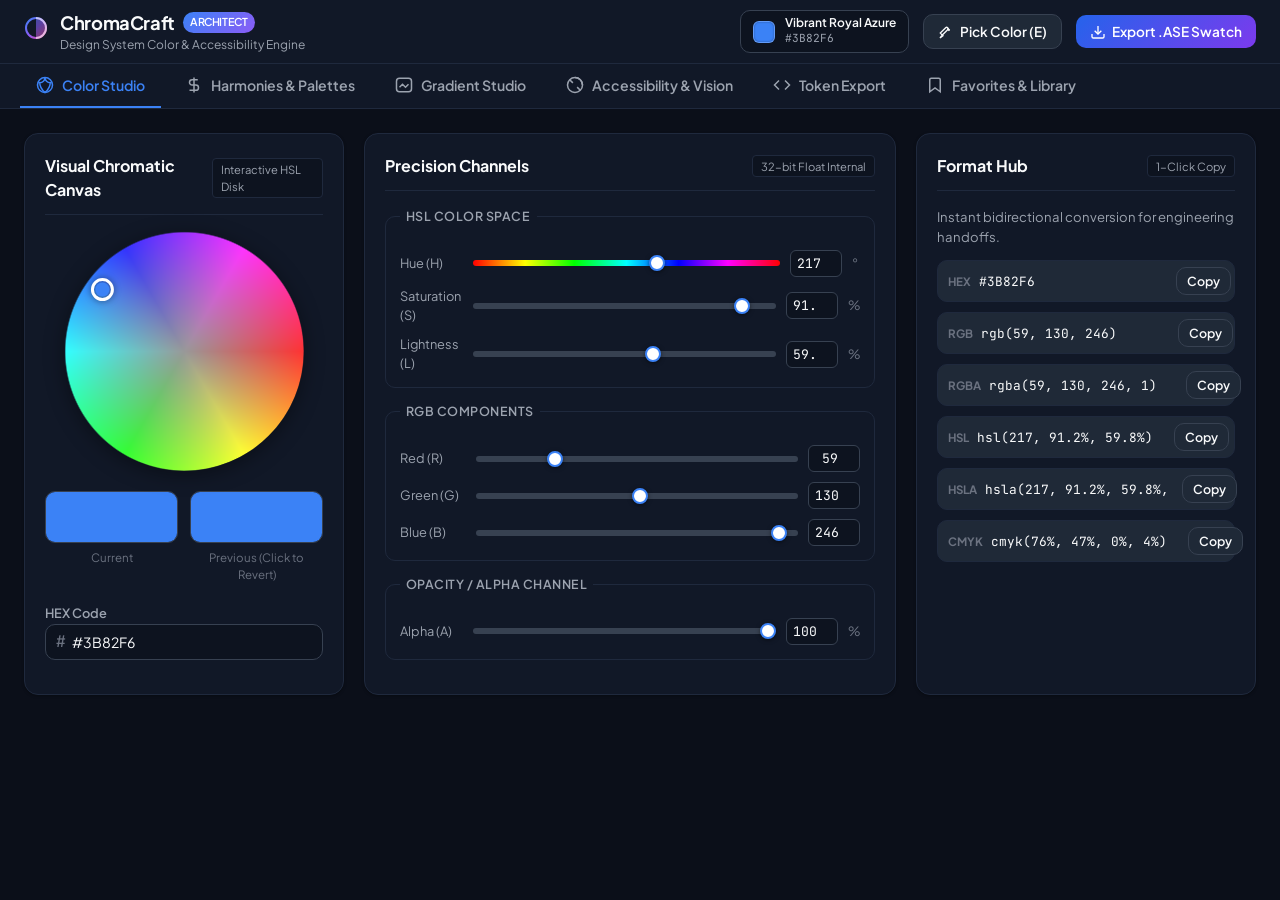
<file: index.html>
<!DOCTYPE html>
<html lang="en">
<head>
  <meta charset="UTF-8">
  <meta name="viewport" content="width=device-width, initial-scale=1.0">
  <meta name="description" content="ChromaCraft Studio — Senior Frontend Architect Color System & Palette Suite">
  <title>ChromaCraft Studio | Professional Color Architecture & Design Systems</title>
  <link rel="icon" href="data:image/svg+xml,<svg xmlns='http://www.w3.org/2000/svg' viewBox='0 0 24 24'><circle cx='12' cy='12' r='10' fill='%233B82F6'/></svg>">
  <link rel="stylesheet" href="style.css">
  <link rel="preconnect" href="https://fonts.googleapis.com">
  <link rel="preconnect" href="https://fonts.gstatic.com" crossorigin>
  <link href="https://fonts.googleapis.com/css2?family=JetBrains+Mono:wght@400;500;600&family=Plus+Jakarta+Sans:wght@400;500;600;700&display=swap" rel="stylesheet">
</head>
<body class="theme-dark">
  <!-- Toast Notification System -->
  <div id="global-toast" class="toast" role="status" aria-live="polite"></div>

  <!-- App Header -->
  <header class="app-header" role="banner">
    <div class="header-brand">
      <div class="brand-logo-mark">
        <svg width="24" height="24" viewBox="0 0 24 24" fill="none" stroke="currentColor" stroke-width="2">
          <circle cx="12" cy="12" r="10" stroke="url(#logo-grad)"/>
          <path d="M12 2a10 10 0 0 1 10 10 10 10 0 0 1-10 10" fill="url(#logo-grad)" opacity="0.6"/>
          <defs>
            <linearGradient id="logo-grad" x1="2" y1="2" x2="22" y2="22" gradientUnits="userSpaceOnUse">
              <stop stop-color="#3B82F6"/>
              <stop offset="0.5" stop-color="#8B5CF6"/>
              <stop offset="1" stop-color="#EC4899"/>
            </linearGradient>
          </defs>
        </svg>
      </div>
      <div class="brand-text">
        <h1 class="brand-title">ChromaCraft <span class="brand-badge">Architect</span></h1>
        <p class="brand-subtitle">Design System Color & Accessibility Engine</p>
      </div>
    </div>

    <!-- Global Top Quick-Bar -->
    <div class="header-quickbar">
      <div class="quick-current-display">
        <div id="selected-color-swatch-badge" class="quick-swatch"></div>
        <div class="quick-meta">
          <span id="selected-color-name" class="quick-name">Royal Azure</span>
          <span id="selected-color-hex" class="quick-hex font-mono">#3B82F6</span>
        </div>
      </div>

      <button type="button" id="eyedropper-btn" class="btn btn-icon-label" title="Sample color from screen (Shortcut: E)">
        <svg width="16" height="16" viewBox="0 0 24 24" fill="none" stroke="currentColor" stroke-width="2">
          <path d="m14 7 3 3m-9.5 7.5L3 21l3.5-4.5 8-8a2.12 2.12 0 1 0-3-3l-8 8Z"/>
          <path d="m14.5 6.5 3 3"/>
        </svg>
        <span>Pick Color (E)</span>
      </button>

      <button type="button" id="download-ase-btn" class="btn btn-accent" title="Download Adobe Swatch Exchange (.ASE) binary file for Figma/Photoshop/Illustrator">
        <svg width="16" height="16" viewBox="0 0 24 24" fill="none" stroke="currentColor" stroke-width="2">
          <path d="M21 15v4a2 2 0 0 1-2 2H5a2 2 0 0 1-2-2v-4"/>
          <polyline points="7 10 12 15 17 10"/>
          <line x1="12" y1="15" x2="12" y2="3"/>
        </svg>
        <span>Export .ASE Swatch</span>
      </button>
    </div>
  </header>

  <!-- Main Navigation Tabs -->
  <nav class="app-navigation" role="navigation" aria-label="Main Toolset Tabs">
    <div class="nav-container">
      <button type="button" class="nav-tab-item active" data-target="tab-picker">
        <svg width="18" height="18" viewBox="0 0 24 24" fill="none" stroke="currentColor" stroke-width="2">
          <circle cx="12" cy="12" r="10"/>
          <path d="M12 2a7 7 0 0 0 7 7c0 7-7 13-7 13s-7-6-7-13a7 7 0 0 0 7-7z"/>
        </svg>
        <span>Color Studio</span>
      </button>
      <button type="button" class="nav-tab-item" data-target="tab-palette">
        <svg width="18" height="18" viewBox="0 0 24 24" fill="none" stroke="currentColor" stroke-width="2">
          <path d="M12 2v20M17 5H9.5a3.5 3.5 0 0 0 0 7h5a3.5 3.5 0 0 1 0 7H6"/>
        </svg>
        <span>Harmonies & Palettes</span>
      </button>
      <button type="button" class="nav-tab-item" data-target="tab-gradient">
        <svg width="18" height="18" viewBox="0 0 24 24" fill="none" stroke="currentColor" stroke-width="2">
          <rect x="2" y="3" width="20" height="18" rx="4"/>
          <path d="M6 15l4-4 4 4 4-4"/>
        </svg>
        <span>Gradient Studio</span>
      </button>
      <button type="button" class="nav-tab-item" data-target="tab-accessibility">
        <svg width="18" height="18" viewBox="0 0 24 24" fill="none" stroke="currentColor" stroke-width="2">
          <circle cx="12" cy="12" r="10"/>
          <path d="m4.93 4.93 4.24 4.24m5.66 5.66 4.24 4.24"/>
          <path d="M12 2a10 10 0 0 1 10 10"/>
        </svg>
        <span>Accessibility & Vision</span>
      </button>
      <button type="button" class="nav-tab-item" data-target="tab-export">
        <svg width="18" height="18" viewBox="0 0 24 24" fill="none" stroke="currentColor" stroke-width="2">
          <polyline points="16 18 22 12 16 6"/>
          <polyline points="8 6 2 12 8 18"/>
        </svg>
        <span>Token Export</span>
      </button>
      <button type="button" class="nav-tab-item" data-target="tab-library">
        <svg width="18" height="18" viewBox="0 0 24 24" fill="none" stroke="currentColor" stroke-width="2">
          <path d="M19 21l-7-5-7 5V5a2 2 0 0 1 2-2h10a2 2 0 0 1 2 2z"/>
        </svg>
        <span>Favorites & Library</span>
      </button>
    </div>
  </nav>

  <!-- Main Work Area -->
  <main class="app-main" role="main">

    <!-- TAB 1: COLOR STUDIO (Selection, Sliders, Formats) -->
    <section id="tab-picker" class="studio-section active-section">
      <div id="picker-module" class="module-grid-studio">
        
        <!-- Left Column: Visual Wheel & Split Swatch -->
        <div class="panel studio-panel-visual">
          <div class="panel-header">
            <h2 class="panel-title">Visual Chromatic Canvas</h2>
            <span class="panel-tag">Interactive HSL Disk</span>
          </div>

          <div class="wheel-interactive-container">
            <div class="wheel-canvas-wrapper">
              <canvas id="color-wheel-canvas" width="240" height="240" aria-label="HSL Color Wheel"></canvas>
            </div>
          </div>

          <div class="split-swatch-container">
            <div class="split-swatch-card">
              <div class="swatch-half checkboard-bg">
                <div id="current-color-swatch" class="swatch-fill" title="Current Active Color"></div>
              </div>
              <div class="swatch-label">Current</div>
            </div>
            <div class="split-swatch-card">
              <div class="swatch-half checkboard-bg">
                <div id="previous-color-swatch" class="swatch-fill" title="Click to revert to Previous Color"></div>
              </div>
              <div class="swatch-label">Previous (Click to Revert)</div>
            </div>
          </div>

          <div class="hex-direct-box">
            <label for="input-hex" class="input-label">HEX Code</label>
            <div class="input-with-prefix">
              <span class="prefix">#</span>
              <input type="text" id="input-hex" class="form-input font-mono" maxlength="9" value="3B82F6" placeholder="RRGGBB">
            </div>
          </div>
        </div>

        <!-- Center Column: Precision Channels & Sliders -->
        <div class="panel studio-panel-sliders">
          <div class="panel-header">
            <h2 class="panel-title">Precision Channels</h2>
            <span class="panel-tag">32-bit Float Internal</span>
          </div>

          <fieldset class="slider-group">
            <legend class="group-title">HSL Color Space</legend>
            <div class="slider-row">
              <label for="slider-hue">Hue (H)</label>
              <input type="range" id="slider-hue" class="range-slider range-hue" min="0" max="360" value="217">
              <input type="number" id="input-hue" class="num-input font-mono" min="0" max="360" value="217">
              <span class="unit">°</span>
            </div>
            <div class="slider-row">
              <label for="slider-sat">Saturation (S)</label>
              <input type="range" id="slider-sat" class="range-slider" min="0" max="100" value="91">
              <input type="number" id="input-sat" class="num-input font-mono" min="0" max="100" value="91">
              <span class="unit">%</span>
            </div>
            <div class="slider-row">
              <label for="slider-light">Lightness (L)</label>
              <input type="range" id="slider-light" class="range-slider" min="0" max="100" value="60">
              <input type="number" id="input-light" class="num-input font-mono" min="0" max="100" value="60">
              <span class="unit">%</span>
            </div>
          </fieldset>

          <fieldset class="slider-group">
            <legend class="group-title">RGB Components</legend>
            <div class="slider-row">
              <label for="slider-red">Red (R)</label>
              <input type="range" id="slider-red" class="range-slider range-red" min="0" max="255" value="59">
              <input type="number" id="input-red" class="num-input font-mono" min="0" max="255" value="59">
            </div>
            <div class="slider-row">
              <label for="slider-green">Green (G)</label>
              <input type="range" id="slider-green" class="range-slider range-green" min="0" max="255" value="130">
              <input type="number" id="input-green" class="num-input font-mono" min="0" max="255" value="130">
            </div>
            <div class="slider-row">
              <label for="slider-blue">Blue (B)</label>
              <input type="range" id="slider-blue" class="range-slider range-blue" min="0" max="255" value="246">
              <input type="number" id="input-blue" class="num-input font-mono" min="0" max="255" value="246">
            </div>
          </fieldset>

          <fieldset class="slider-group">
            <legend class="group-title">Opacity / Alpha Channel</legend>
            <div class="slider-row">
              <label for="slider-alpha">Alpha (A)</label>
              <input type="range" id="slider-alpha" class="range-slider" min="0" max="100" value="100">
              <input type="number" id="input-alpha" class="num-input font-mono" min="0" max="100" value="100">
              <span class="unit">%</span>
            </div>
          </fieldset>
        </div>

        <!-- Right Column: Bidirectional Format Hub -->
        <div class="panel studio-panel-formats">
          <div class="panel-header">
            <h2 class="panel-title">Format Hub</h2>
            <span class="panel-tag">1-Click Copy</span>
          </div>
          <p class="panel-description">Instant bidirectional conversion for engineering handoffs.</p>

          <div class="format-list">
            <div class="format-card">
              <span class="format-label">HEX</span>
              <input type="text" id="format-hex-val" class="format-input font-mono" readonly value="#3B82F6">
              <button type="button" class="btn btn-sm" data-copy-format="hex">Copy</button>
            </div>
            <div class="format-card">
              <span class="format-label">RGB</span>
              <input type="text" id="format-rgb-val" class="format-input font-mono" readonly value="rgb(59, 130, 246)">
              <button type="button" class="btn btn-sm" data-copy-format="rgb">Copy</button>
            </div>
            <div class="format-card">
              <span class="format-label">RGBA</span>
              <input type="text" id="format-rgba-val" class="format-input font-mono" readonly value="rgba(59, 130, 246, 1)">
              <button type="button" class="btn btn-sm" data-copy-format="rgba">Copy</button>
            </div>
            <div class="format-card">
              <span class="format-label">HSL</span>
              <input type="text" id="format-hsl-val" class="format-input font-mono" readonly value="hsl(217, 91%, 60%)">
              <button type="button" class="btn btn-sm" data-copy-format="hsl">Copy</button>
            </div>
            <div class="format-card">
              <span class="format-label">HSLA</span>
              <input type="text" id="format-hsla-val" class="format-input font-mono" readonly value="hsla(217, 91%, 60%, 1)">
              <button type="button" class="btn btn-sm" data-copy-format="hsla">Copy</button>
            </div>
            <div class="format-card">
              <span class="format-label">CMYK</span>
              <input type="text" id="format-cmyk-val" class="format-input font-mono" readonly value="cmyk(76%, 47%, 0%, 4%)">
              <button type="button" class="btn btn-sm" data-copy-format="cmyk">Copy</button>
            </div>
          </div>
        </div>
      </div>
    </section>

    <!-- TAB 2: HARMONIES & PALETTES -->
    <section id="tab-palette" class="studio-section">
      <div id="palette-module" class="module-palette">
        <div class="palette-top-bar">
          <div class="harmony-controls">
            <div class="control-item">
              <label for="harmony-type-select" class="input-label">Harmony Algorithm</label>
              <select id="harmony-type-select" class="form-select">
                <option value="complementary">Complementary (180°)</option>
                <option value="analogous">Analogous (± Spread)</option>
                <option value="triadic">Triadic (120°, 240°)</option>
                <option value="tetradic">Tetradic / Double Complementary (90° / 180°)</option>
                <option value="split-complementary">Split-Complementary (150°, 210°)</option>
                <option value="monochromatic">Monochromatic (Luminance Scale)</option>
              </select>
            </div>

            <div class="control-item">
              <label for="harmony-spread-slider" class="input-label">
                Spread Parameter: <span id="harmony-spread-val" class="font-mono">30°</span>
              </label>
              <input type="range" id="harmony-spread-slider" class="range-slider" min="10" max="80" value="30">
            </div>
          </div>

          <div class="harmony-visualizer-box">
            <canvas id="harmony-visualizer-canvas" width="220" height="220" aria-label="Geometric Harmony Visualizer"></canvas>
          </div>
        </div>

        <div class="palette-swatches-section">
          <h3 class="section-subheading">Generated Swatches</h3>
          <div id="harmony-swatches-grid" class="palette-grid">
            <!-- Dynamically populated -->
          </div>
        </div>
      </div>
    </section>

    <!-- TAB 3: GRADIENT STUDIO -->
    <section id="tab-gradient" class="studio-section">
      <div id="gradient-module" class="module-gradient">
        <div class="gradient-preview-area">
          <div id="gradient-preview-box" class="gradient-canvas-box"></div>
        </div>

        <div class="gradient-timeline-panel panel">
          <div class="timeline-controls-header">
            <div class="gradient-type-picker">
              <label class="radio-label">
                <input type="radio" name="gradient-type" value="linear" checked> Linear
              </label>
              <label class="radio-label">
                <input type="radio" name="gradient-type" value="radial"> Radial
              </label>
              <label class="radio-label">
                <input type="radio" name="gradient-type" value="conic"> Conic
              </label>
            </div>

            <div id="gradient-angle-group" class="gradient-angle-box">
              <label for="gradient-angle-slider" class="input-label">Angle</label>
              <input type="range" id="gradient-angle-slider" class="range-slider" min="0" max="360" value="90">
              <input type="number" id="gradient-angle-input" class="num-input font-mono" min="0" max="360" value="90">
              <span class="unit">°</span>
            </div>
          </div>

          <!-- Multi-Stop Track -->
          <div class="gradient-track-wrapper">
            <div id="gradient-stop-track" class="gradient-track" title="Click to add stop, drag markers to reposition">
              <!-- Stop handles rendered dynamically -->
            </div>
          </div>

          <!-- Active Stop Editor -->
          <div class="stop-editor-bar">
            <div class="stop-param">
              <label for="stop-color-input" class="input-label">Stop Color</label>
              <input type="color" id="stop-color-input" class="color-swatch-picker" value="#3B82F6">
            </div>

            <div class="stop-param">
              <label for="stop-pos-slider" class="input-label">Stop Position</label>
              <input type="range" id="stop-pos-slider" class="range-slider" min="0" max="100" value="0">
              <input type="number" id="stop-pos-input" class="num-input font-mono" min="0" max="100" value="0">
              <span class="unit">%</span>
            </div>

            <div class="stop-actions">
              <button type="button" id="stop-use-current-btn" class="btn btn-sm">Use Studio Color</button>
              <button type="button" id="stop-delete-btn" class="btn btn-sm btn-danger">Delete Stop</button>
            </div>
          </div>

          <!-- Presets -->
          <div class="gradient-presets-bar">
            <span class="presets-label">Curated Presets:</span>
            <div id="gradient-presets-container" class="preset-pills">
              <button type="button" class="preset-pill" data-preset="sunset">Sunset Horizon</button>
              <button type="button" class="preset-pill" data-preset="aurora">Aurora Borealis</button>
              <button type="button" class="preset-pill" data-preset="cyberpunk">Cyber Neon</button>
              <button type="button" class="preset-pill" data-preset="ocean">Deep Ocean</button>
              <button type="button" class="preset-pill" data-preset="mesh">Pearlescent</button>
            </div>
          </div>

          <!-- CSS Output -->
          <div class="gradient-code-bar">
            <div class="code-box-header">
              <span class="code-box-title">Generated CSS Rule</span>
              <button type="button" id="gradient-copy-css" class="btn btn-sm btn-primary">Copy CSS</button>
            </div>
            <pre class="code-output-block"><code id="gradient-css-code" class="font-mono">background: linear-gradient(90deg, #3B82F6 0%, #8B5CF6 50%, #EC4899 100%);</code></pre>
          </div>
        </div>
      </div>
    </section>

    <!-- TAB 4: ACCESSIBILITY & VISION -->
    <section id="tab-accessibility" class="studio-section">
      <div id="accessibility-module" class="module-a11y">
        <div class="a11y-top-grid">
          
          <!-- Contrast Scorecard -->
          <div class="panel a11y-scorecard">
            <div class="panel-header">
              <h2 class="panel-title">WCAG 2.1 Contrast Engine</h2>
              <span class="panel-tag">ISO / W3C Compliant</span>
            </div>

            <div class="contrast-metrics-row">
              <div class="metric-card">
                <span class="metric-title">On White (#FFF)</span>
                <span id="wcag-ratio-white" class="metric-value font-mono">4.52:1</span>
              </div>
              <div class="metric-card">
                <span class="metric-title">On Black (#000)</span>
                <span id="wcag-ratio-black" class="metric-value font-mono">4.65:1</span>
              </div>
              <div class="metric-card">
                <span class="metric-title">Custom Canvas</span>
                <span id="wcag-ratio-custom" class="metric-value font-mono">4.52:1</span>
                <div class="custom-bg-picker-wrap">
                  <label for="wcag-custom-bg-input" class="sr-only">Custom background</label>
                  <input type="color" id="wcag-custom-bg-input" value="#FFFFFF" title="Choose custom comparison background">
                </div>
              </div>
            </div>

            <div class="compliance-badges-grid">
              <div class="badge-item">
                <span class="badge-label">AA Normal Text (4.5:1)</span>
                <span id="badge-aa-normal" class="a11y-badge a11y-pass">PASS</span>
              </div>
              <div class="badge-item">
                <span class="badge-label">AA Large Text (3.0:1)</span>
                <span id="badge-aa-large" class="a11y-badge a11y-pass">PASS</span>
              </div>
              <div class="badge-item">
                <span class="badge-label">AAA Normal Text (7.0:1)</span>
                <span id="badge-aaa-normal" class="a11y-badge a11y-fail">FAIL</span>
              </div>
              <div class="badge-item">
                <span class="badge-label">AAA Large Text (4.5:1)</span>
                <span id="badge-aaa-large" class="a11y-badge a11y-pass">PASS</span>
              </div>
              <div class="badge-item">
                <span class="badge-label">UI Components (3.0:1)</span>
                <span id="badge-ui-comp" class="a11y-badge a11y-pass">PASS</span>
              </div>
            </div>
          </div>

          <!-- Typography Specimen -->
          <div class="panel a11y-specimen">
            <div class="panel-header">
              <h2 class="panel-title">Component Specimen</h2>
              <button type="button" id="a11y-toggle-mode-btn" class="btn btn-xs">Mode: Color as Text</button>
            </div>

            <div id="accessibility-preview-card" class="specimen-container">
              <h3 class="specimen-h1">The quick brown fox jumps over the lazy dog</h3>
              <p class="specimen-body">
                Accessible color architecture ensures perceptual readability and functional legibility across every screen resolution and ambient condition.
              </p>
              <div class="specimen-components">
                <button type="button" class="btn preview-action-btn">Primary Action</button>
                <span class="specimen-caption font-mono">12px Caption Text • Subtitle token</span>
              </div>
            </div>
          </div>
        </div>

        <!-- Colorblindness Simulator -->
        <div class="panel colorblind-panel">
          <div class="panel-header">
            <h2 class="panel-title">Colorblindness Simulation (Machado / Brettel LMS Matrix)</h2>
            <span class="panel-tag">Dichromacy & Anomalous Trichromacy</span>
          </div>
          <div id="colorblind-simulation-grid" class="colorblind-grid">
            <!-- Populated dynamically -->
          </div>
        </div>
      </div>
    </section>

    <!-- TAB 5: TOKEN EXPORT -->
    <section id="tab-export" class="studio-section">
      <div id="export-module" class="module-export panel">
        <div class="panel-header">
          <h2 class="panel-title">Design System Handoff & Code Generator</h2>
          <div class="export-quick-downloads">
            <button type="button" id="download-svg-btn" class="btn btn-sm">Download SVG Swatch Sheet</button>
          </div>
        </div>

        <div class="export-tabs-bar">
          <button type="button" class="export-tab-btn active" data-format="css">CSS Variables</button>
          <button type="button" class="export-tab-btn" data-format="scss">SCSS Map</button>
          <button type="button" class="export-tab-btn" data-format="tailwind">Tailwind Config</button>
          <button type="button" class="export-tab-btn" data-format="tokens">W3C Design Tokens (JSON)</button>
        </div>

        <div class="code-box-wrapper">
          <div class="code-box-header">
            <span class="code-box-title">Generated Snippet</span>
            <div class="code-box-actions">
              <button type="button" id="export-copy-btn" class="btn btn-sm btn-primary">Copy Code</button>
              <button type="button" id="export-download-btn" class="btn btn-sm">Download File</button>
            </div>
          </div>
          <pre class="code-output-block"><code id="export-code-output" class="font-mono"></code></pre>
        </div>
      </div>
    </section>

    <!-- TAB 6: FAVORITES & LIBRARY -->
    <section id="tab-library" class="studio-section">
      <div id="library-module" class="module-library panel">
        <div class="panel-header">
          <h2 class="panel-title">Color Library & Project Collections</h2>
          <div class="library-header-actions">
            <button type="button" id="library-export-json" class="btn btn-sm">Export Library JSON</button>
            <button type="button" id="library-import-json-btn" class="btn btn-sm">Import JSON</button>
            <input type="file" id="library-import-json-input" accept=".json" style="display: none;">
          </div>
        </div>

        <div class="library-toolbar">
          <div class="library-collection-picker">
            <label for="library-collection-select" class="input-label">Current Collection</label>
            <select id="library-collection-select" class="form-select">
              <!-- Rendered dynamically -->
            </select>
            <button type="button" id="library-new-collection-btn" class="btn btn-sm">+ New Collection</button>
          </div>

          <div class="library-save-bar">
            <input type="text" id="library-custom-name-input" class="form-input" placeholder="Custom Token Name (e.g., Primary Accent)">
            <button type="button" id="library-save-current-btn" class="btn btn-primary">Save Active Color</button>
          </div>
        </div>

        <div id="library-swatches-list" class="library-grid">
          <!-- Rendered dynamically -->
        </div>
      </div>
    </section>

  </main>

  <!-- Load Vanilla Modules -->
  <script src="js/core.js"></script>
  <script src="js/picker.js"></script>
  <script src="js/palette.js"></script>
  <script src="js/gradient.js"></script>
  <script src="js/accessibility.js"></script>
  <script src="js/export.js"></script>
  <script src="js/storage.js"></script>
  <script src="js/app.js"></script>
</body>
</html>
</file>
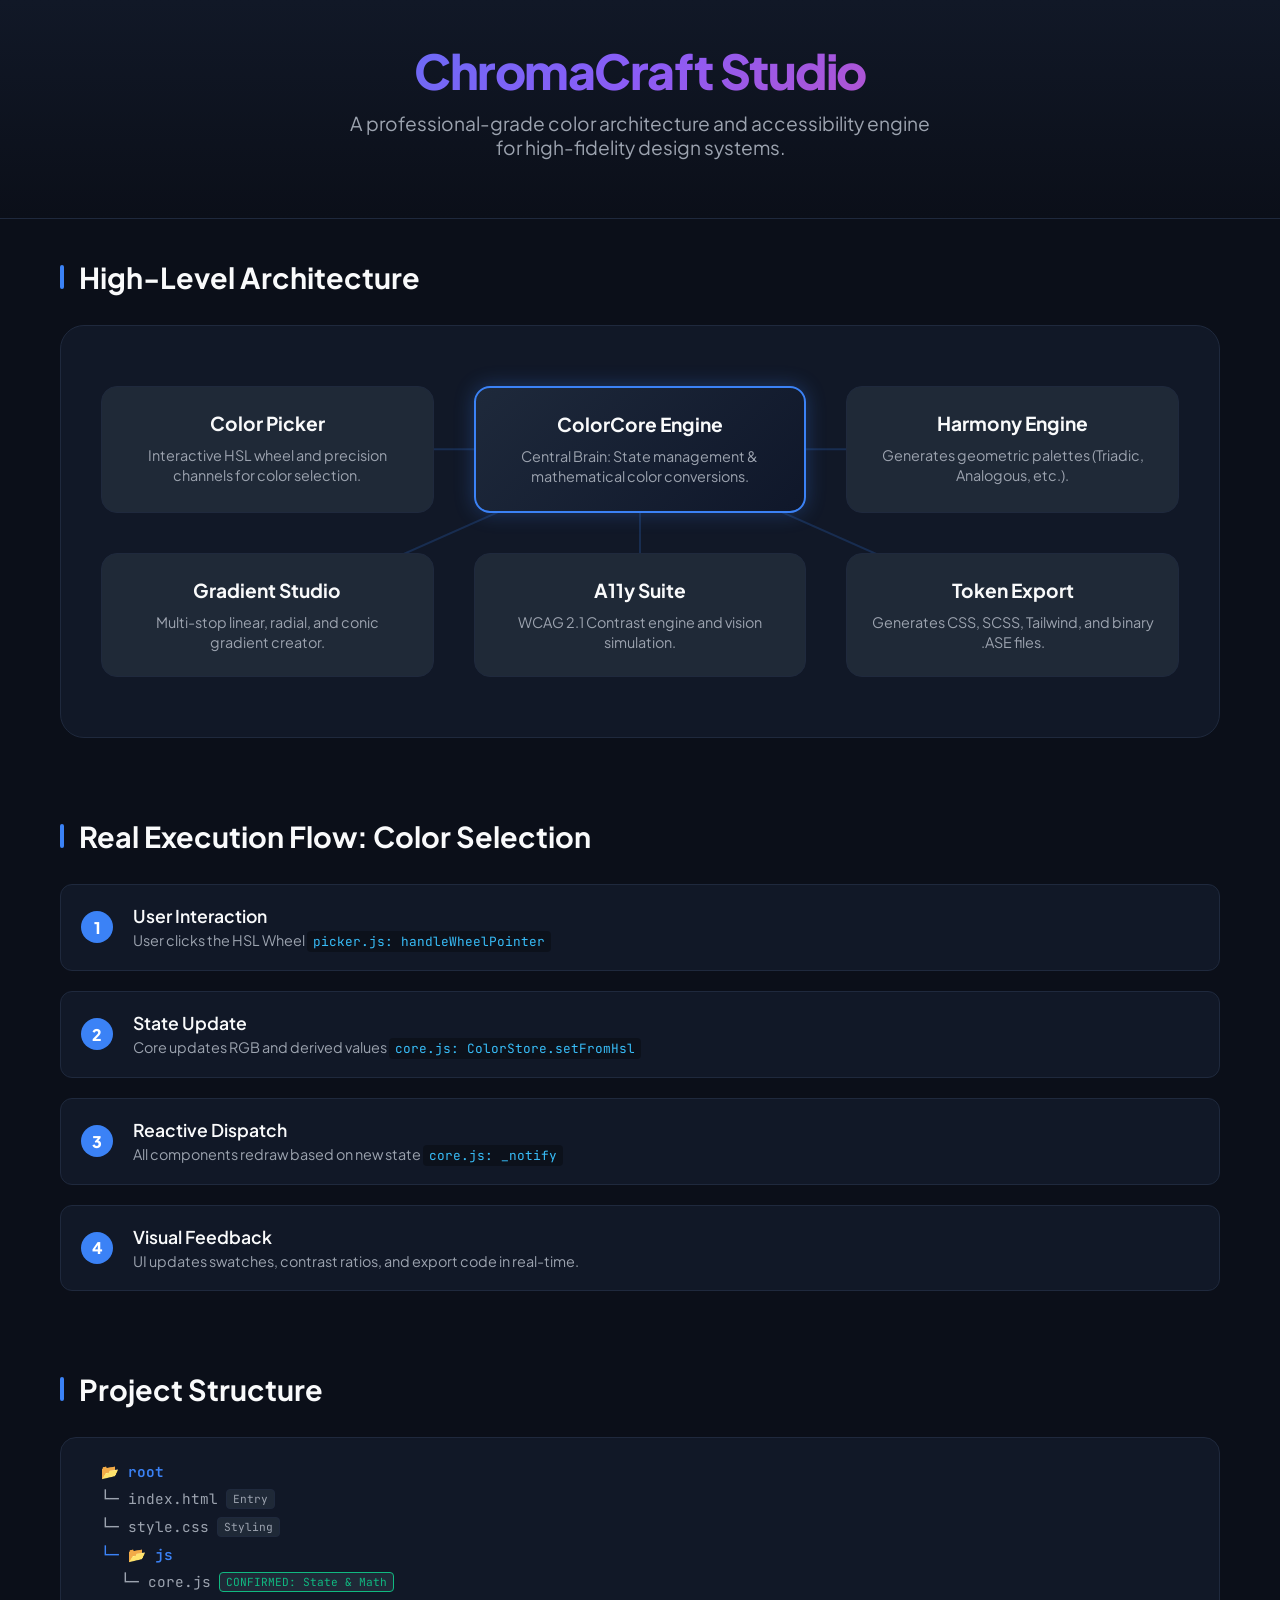
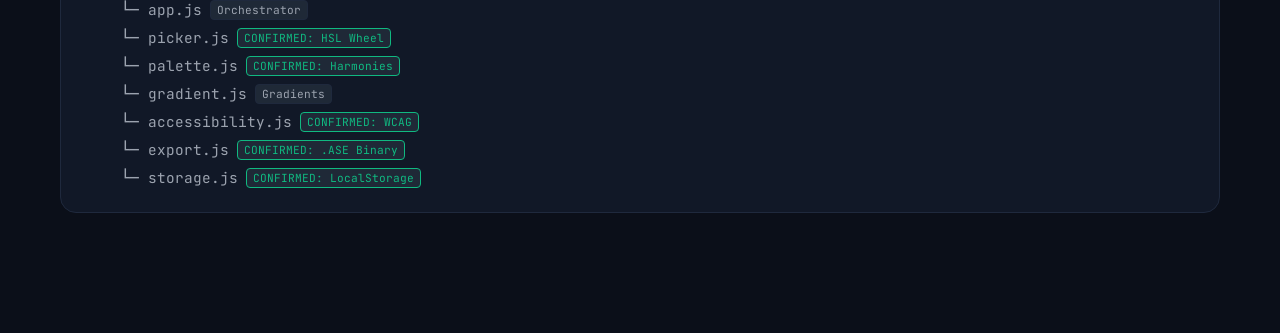
<file: project-map.html>
<!DOCTYPE html>
<html lang="en">
<head>
    <meta charset="UTF-8">
    <meta name="viewport" content="width=device-width, initial-scale=1.0">
    <title>Project Map: ChromaCraft Studio</title>
    <link rel="preconnect" href="https://fonts.googleapis.com">
    <link rel="preconnect" href="https://fonts.gstatic.com" crossorigin>
    <link href="https://fonts.googleapis.com/css2?family=Plus+Jakarta+Sans:wght@400;600;800&family=JetBrains+Mono:wght@400;600&display=swap" rel="stylesheet">
    <style>
        :root {
            --bg-dark: #0B0F19;
            --bg-surface: #111827;
            --bg-card: #1F2937;
            --text-primary: #F9FAFB;
            --text-secondary: #9CA3AF;
            --brand: #3B82F6;
            --accent: #8B5CF6;
            --success: #10B981;
            --warning: #F59E0B;
            --danger: #EF4444;
            --border: #1F293D;
        }

        body {
            margin: 0;
            padding: 0;
            font-family: 'Plus Jakarta Sans', sans-serif;
            background-color: var(--bg-dark);
            color: var(--text-primary);
            display: flex;
            flex-direction: column;
            align-items: center;
            min-height: 100vh;
            overflow-x: hidden;
        }

        header {
            width: 100%;
            padding: 40px 20px;
            text-align: center;
            background: linear-gradient(to bottom, #111827, #0B0F19);
            border-bottom: 1px solid var(--border);
        }

        h1 {
            font-size: 3rem;
            font-weight: 800;
            margin: 0;
            background: linear-gradient(135deg, var(--brand), var(--accent), #EC4899);
            -webkit-background-clip: text;
            -webkit-text-fill-color: transparent;
            letter-spacing: -0.03em;
        }

        .subtitle {
            font-size: 1.2rem;
            color: var(--text-secondary);
            margin-top: 10px;
            max-width: 600px;
            margin-left: auto;
            margin-right: auto;
        }

        .main-container {
            max-width: 1200px;
            width: 100%;
            padding: 40px 20px;
            box-sizing: border-box;
        }

        section {
            margin-bottom: 80px;
        }

        .section-title {
            font-size: 1.8rem;
            font-weight: 700;
            margin-bottom: 30px;
            display: flex;
            align-items: center;
            gap: 15px;
        }

        .section-title::before {
            content: '';
            width: 4px;
            height: 24px;
            background: var(--brand);
            border-radius: 2px;
        }

        /* Architecture Visualization */
        .arch-viz {
            position: relative;
            background: var(--bg-surface);
            border-radius: 24px;
            border: 1px solid var(--border);
            padding: 60px 40px;
            overflow: hidden;
            display: flex;
            flex-direction: column;
            align-items: center;
        }

        .component-grid {
            display: grid;
            grid-template-columns: repeat(3, 1fr);
            gap: 40px;
            z-index: 2;
            width: 100%;
        }

        .comp-card {
            background: var(--bg-card);
            border: 1px solid var(--border);
            border-radius: 16px;
            padding: 24px;
            text-align: center;
            transition: all 0.3s ease;
            cursor: pointer;
            position: relative;
        }

        .comp-card:hover {
            transform: translateY(-5px);
            border-color: var(--brand);
            box-shadow: 0 10px 30px rgba(59, 130, 246, 0.2);
        }

        .comp-card h3 {
            margin: 0 0 10px 0;
            font-size: 1.2rem;
            color: var(--text-primary);
        }

        .comp-card p {
            font-size: 0.9rem;
            color: var(--text-secondary);
            margin: 0;
            line-height: 1.4;
        }

        .core-engine {
            grid-column: 2;
            background: linear-gradient(135deg, #1E293B, #0F172A);
            border: 2px solid var(--brand);
            box-shadow: 0 0 20px rgba(59, 130, 246, 0.3);
        }

        .canvas-layer {
            position: absolute;
            top: 0;
            left: 0;
            width: 100%;
            height: 100%;
            pointer-events: none;
            z-index: 1;
        }

        /* Execution Flow */
        .flow-container {
            display: flex;
            flex-direction: column;
            gap: 20px;
        }

        .flow-step {
            display: flex;
            align-items: center;
            gap: 20px;
            background: var(--bg-surface);
            padding: 20px;
            border-radius: 12px;
            border: 1px solid var(--border);
            transition: all 0.3s ease;
        }

        .flow-step:hover {
            border-color: var(--accent);
            background: #161d2d;
        }

        .step-num {
            width: 32px;
            height: 32px;
            background: var(--brand);
            color: white;
            border-radius: 50%;
            display: flex;
            align-items: center;
            justify-content: center;
            font-weight: 800;
            flex-shrink: 0;
        }

        .step-content {
            flex: 1;
        }

        .step-title {
            font-weight: 600;
            font-size: 1.1rem;
            margin-bottom: 4px;
        }

        .step-detail {
            font-size: 0.9rem;
            color: var(--text-secondary);
        }

        .step-code {
            font-family: 'JetBrains Mono', monospace;
            font-size: 0.8rem;
            color: #38BDF8;
            background: rgba(0,0,0,0.3);
            padding: 2px 6px;
            border-radius: 4px;
        }

        /* File Tree */
        .file-tree {
            background: var(--bg-surface);
            border-radius: 16px;
            border: 1px solid var(--border);
            padding: 20px;
            font-family: 'JetBrains Mono', monospace;
        }

        .tree-item {
            margin-left: 20px;
            padding: 4px 0;
            display: flex;
            align-items: center;
            gap: 8px;
            font-size: 0.9rem;
        }

        .tree-dir {
            font-weight: 600;
            color: var(--brand);
        }

        .tree-file {
            color: var(--text-secondary);
        }

        .tag {
            font-size: 0.7rem;
            padding: 2px 6px;
            border-radius: 4px;
            background: var(--bg-card);
            color: var(--text-secondary);
            border: 1px solid var(--border);
        }

        .tag-confirmed {
            color: var(--success);
            border-color: var(--success);
        }

        @media (max-width: 800px) {
            .component-grid {
                grid-template-columns: 1fr;
            }
            .core-engine {
                grid-column: 1;
            }
        }
    </style>
</head>
<body>

<header>
    <h1>ChromaCraft Studio</h1>
    <p class="subtitle">A professional-grade color architecture and accessibility engine for high-fidelity design systems.</p>
</header>

<div class="main-container">
    <section>
        <div class="section-title">High-Level Architecture</div>
        <div class="arch-viz">
            <canvas id="arch-canvas" class="canvas-layer"></canvas>
            <div class="component-grid">
                <div class="comp-card" data-target="picker">
                    <h3>Color Picker</h3>
                    <p>Interactive HSL wheel and precision channels for color selection.</p>
                </div>
                <div class="comp-card core-engine" data-target="core">
                    <h3>ColorCore Engine</h3>
                    <p>Central Brain: State management & mathematical color conversions.</p>
                </div>
                <div class="comp-card" data-target="palette">
                    <h3>Harmony Engine</h3>
                    <p>Generates geometric palettes (Triadic, Analogous, etc.).</p>
                </div>
                <div class="comp-card" data-target="gradient">
                    <h3>Gradient Studio</h3>
                    <p>Multi-stop linear, radial, and conic gradient creator.</p>
                </div>
                <div class="comp-card" data-target="accessibility">
                    <h3>A11y Suite</h3>
                    <p>WCAG 2.1 Contrast engine and vision simulation.</p>
                </div>
                <div class="comp-card" data-target="export">
                    <h3>Token Export</h3>
                    <p>Generates CSS, SCSS, Tailwind, and binary .ASE files.</p>
                </div>
            </div>
        </div>
    </section>

    <section>
        <div class="section-title">Real Execution Flow: Color Selection</div>
        <div class="flow-container">
            <div class="flow-step">
                <div class="step-num">1</div>
                <div class="step-content">
                    <div class="step-title">User Interaction</div>
                    <div class="step-detail">User clicks the HSL Wheel <span class="step-code">picker.js: handleWheelPointer</span></div>
                </div>
            </div>
            <div class="flow-step">
                <div class="step-num">2</div>
                <div class="step-content">
                    <div class="step-title">State Update</div>
                    <div class="step-detail">Core updates RGB and derived values <span class="step-code">core.js: ColorStore.setFromHsl</span></div>
                </div>
            </div>
            <div class="flow-step">
                <div class="step-num">3</div>
                <div class="step-content">
                    <div class="step-title">Reactive Dispatch</div>
                    <div class="step-detail">All components redraw based on new state <span class="step-code">core.js: _notify</span></div>
                </div>
            </div>
            <div class="flow-step">
                <div class="step-num">4</div>
                <div class="step-content">
                    <div class="step-title">Visual Feedback</div>
                    <div class="step-detail">UI updates swatches, contrast ratios, and export code in real-time.</div>
                </div>
            </div>
        </div>
    </section>

    <section>
        <div class="section-title">Project Structure</div>
        <div class="file-tree">
            <div class="tree-item tree-dir">📂 root</div>
            <div class="tree-item tree-file">└─ index.html <span class="tag">Entry</span></div>
            <div class="tree-item tree-file">└─ style.css <span class="tag">Styling</span></div>
            <div class="tree-item tree-dir">└─ 📂 js</div>
            <div class="tree-item tree-file" style="margin-left: 40px;">└─ core.js <span class="tag tag-confirmed">CONFIRMED: State & Math</span></div>
            <div class="tree-item tree-file" style="margin-left: 40px;">└─ app.js <span class="tag">Orchestrator</span></div>
            <div class="tree-item tree-file" style="margin-left: 40px;">└─ picker.js <span class="tag tag-confirmed">CONFIRMED: HSL Wheel</span></div>
            <div class="tree-item tree-file" style="margin-left: 40px;">└─ palette.js <span class="tag tag-confirmed">CONFIRMED: Harmonies</span></div>
            <div class="tree-item tree-file" style="margin-left: 40px;">└─ gradient.js <span class="tag">Gradients</span></div>
            <div class="tree-item tree-file" style="margin-left: 40px;">└─ accessibility.js <span class="tag tag-confirmed">CONFIRMED: WCAG</span></div>
            <div class="tree-item tree-file" style="margin-left: 40px;">└─ export.js <span class="tag tag-confirmed">CONFIRMED: .ASE Binary</span></div>
            <div class="tree-item tree-file" style="margin-left: 40px;">└─ storage.js <span class="tag tag-confirmed">CONFIRMED: LocalStorage</span></div>
        </div>
    </section>
</div>

<script>
    const canvas = document.getElementById('arch-canvas');
    const ctx = canvas.getContext('2d');
    const cards = document.querySelectorAll('.comp-card');
    
    function resize() {
        canvas.width = canvas.offsetWidth;
        canvas.height = canvas.offsetHeight;
        drawConnections();
    }

    function drawConnections() {
        ctx.clearRect(0, 0, canvas.width, canvas.height);
        const coreCard = document.querySelector('.core-engine');
        const coreRect = coreCard.getBoundingClientRect();
        const canvasRect = canvas.getBoundingClientRect();

        const centerX = coreRect.left + coreRect.width / 2 - canvasRect.left;
        const centerY = coreRect.top + coreRect.height / 2 - canvasRect.top;

        cards.forEach(card => {
            if (card === coreCard) return;
            const rect = card.getBoundingClientRect();
            const x = rect.left + rect.width / 2 - canvasRect.left;
            const y = rect.top + rect.height / 2 - canvasRect.top;

            // Draw connection line
            ctx.beginPath();
            ctx.moveTo(centerX, centerY);
            ctx.lineTo(x, y);
            ctx.strokeStyle = 'rgba(59, 130, 246, 0.2)';
            ctx.lineWidth = 2;
            ctx.stroke();

            // Draw animated particle
            const time = Date.now() * 0.002;
            const t = (Math.sin(time) + 1) / 2;
            const px = centerX + (x - centerX) * t;
            const py = centerY + (y - centerY) * t;

            ctx.beginPath();
            ctx.arc(px, py, 3, 0, Math.PI * 2);
            ctx.fillStyle = '#3B82F6';
            ctx.fill();
        });
    }

    window.addEventListener('resize', resize);
    resize();
    setInterval(drawConnections, 16);
</script>

</body>
</html>
</file>
<file: style.css>
/**
 * ChromaCraft Studio — Design System CSS Architecture
 * Built with CSS Custom Properties, Responsive Grids, Micro-interactions,
 * and WCAG-compliant Contrast Outlines.
 */

/* ==========================================================================
   1. DESIGN TOKENS & RESET
   ========================================================================== */

:root {
  /* Color Palette - Neutrals */
  --bg-app: #0B0F19;
  --bg-surface: #111827;
  --bg-card: #1F2937;
  --bg-card-hover: #263345;
  --bg-input: #0D131F;
  --border-subtle: #1F293D;
  --border-medium: #374151;
  --border-active: #3B82F6;

  /* Typography Colors */
  --text-primary: #F9FAFB;
  --text-secondary: #9CA3AF;
  --text-muted: #6B7280;
  --text-inverse: #111827;

  /* Semantic Highlights */
  --color-brand: #3B82F6;
  --color-brand-hover: #2563EB;
  --color-success: #10B981;
  --color-warning: #F59E0B;
  --color-danger: #EF4444;

  /* Geometry & Elevations */
  --radius-xs: 4px;
  --radius-sm: 6px;
  --radius-md: 10px;
  --radius-lg: 14px;
  --radius-xl: 20px;
  --shadow-sm: 0 1px 3px rgba(0, 0, 0, 0.3);
  --shadow-md: 0 4px 12px rgba(0, 0, 0, 0.4);
  --shadow-lg: 0 12px 32px rgba(0, 0, 0, 0.6);

  /* Fonts */
  --font-sans: 'Plus Jakarta Sans', -apple-system, BlinkMacSystemFont, "Segoe UI", Roboto, sans-serif;
  --font-mono: 'JetBrains Mono', SFMono-Regular, Menlo, Monaco, Consolas, monospace;

  /* Transitions */
  --transition-fast: 0.15s ease;
  --transition-normal: 0.25s ease;
}

*, *::before, *::after {
  box-sizing: border-box;
  margin: 0;
  padding: 0;
}

body {
  font-family: var(--font-sans);
  background-color: var(--bg-app);
  color: var(--text-primary);
  line-height: 1.5;
  min-height: 100vh;
  display: flex;
  flex-direction: column;
  -webkit-font-smoothing: antialiased;
  -moz-osx-font-smoothing: grayscale;
}

.font-mono {
  font-family: var(--font-mono);
}

.sr-only {
  position: absolute;
  width: 1px;
  height: 1px;
  padding: 0;
  margin: -1px;
  overflow: hidden;
  clip: rect(0, 0, 0, 0);
  white-space: nowrap;
  border: 0;
}

/* ==========================================================================
   2. HEADER & NAVIGATION
   ========================================================================== */

.app-header {
  height: 64px;
  background-color: var(--bg-surface);
  border-bottom: 1px solid var(--border-subtle);
  display: flex;
  align-items: center;
  justify-content: space-between;
  padding: 0 24px;
  position: sticky;
  top: 0;
  z-index: 100;
}

.header-brand {
  display: flex;
  align-items: center;
  gap: 12px;
}

.brand-title {
  font-size: 1.15rem;
  font-weight: 700;
  letter-spacing: -0.02em;
  display: flex;
  align-items: center;
  gap: 8px;
}

.brand-badge {
  font-size: 0.68rem;
  font-weight: 600;
  background: linear-gradient(135deg, #3B82F6, #8B5CF6);
  color: #FFFFFF;
  padding: 2px 7px;
  border-radius: 9999px;
  text-transform: uppercase;
}

.brand-subtitle {
  font-size: 0.75rem;
  color: var(--text-secondary);
}

.header-quickbar {
  display: flex;
  align-items: center;
  gap: 14px;
}

.quick-current-display {
  display: flex;
  align-items: center;
  gap: 10px;
  background-color: var(--bg-input);
  padding: 5px 12px;
  border-radius: var(--radius-md);
  border: 1px solid var(--border-medium);
}

.quick-swatch {
  width: 22px;
  height: 22px;
  border-radius: 6px;
  border: 1px solid rgba(255, 255, 255, 0.2);
  background-color: #3B82F6;
  box-shadow: inset 0 0 2px rgba(0,0,0,0.4);
}

.quick-meta {
  display: flex;
  flex-direction: column;
}

.quick-name {
  font-size: 0.75rem;
  font-weight: 600;
  color: var(--text-primary);
  line-height: 1.2;
}

.quick-hex {
  font-size: 0.7rem;
  color: var(--text-secondary);
}

/* Nav Tabs */
.app-navigation {
  background-color: var(--bg-surface);
  border-bottom: 1px solid var(--border-subtle);
  overflow-x: auto;
}

.nav-container {
  display: flex;
  padding: 0 20px;
  gap: 8px;
  max-width: 1400px;
  margin: 0 auto;
}

.nav-tab-item {
  display: flex;
  align-items: center;
  gap: 8px;
  padding: 12px 16px;
  background: none;
  border: none;
  color: var(--text-secondary);
  font-family: var(--font-sans);
  font-size: 0.88rem;
  font-weight: 600;
  cursor: pointer;
  border-bottom: 2px solid transparent;
  transition: all var(--transition-fast);
  white-space: nowrap;
}

.nav-tab-item:hover {
  color: var(--text-primary);
}

.nav-tab-item.active {
  color: var(--color-brand);
  border-bottom-color: var(--color-brand);
}

/* ==========================================================================
   3. APP MAIN & LAYOUT CONTAINERS
   ========================================================================== */

.app-main {
  flex: 1;
  padding: 24px;
  max-width: 1400px;
  width: 100%;
  margin: 0 auto;
}

.studio-section {
  display: none;
  animation: fadeIn 0.2s ease-in-out;
}

.studio-section.active-section {
  display: block;
}

@keyframes fadeIn {
  from { opacity: 0; transform: translateY(4px); }
  to { opacity: 1; transform: translateY(0); }
}

/* Base Panel */
.panel {
  background-color: var(--bg-surface);
  border: 1px solid var(--border-subtle);
  border-radius: var(--radius-lg);
  padding: 20px;
  box-shadow: var(--shadow-sm);
}

.panel-header {
  display: flex;
  align-items: center;
  justify-content: space-between;
  margin-bottom: 16px;
  padding-bottom: 12px;
  border-bottom: 1px solid var(--border-subtle);
}

.panel-title {
  font-size: 1rem;
  font-weight: 700;
  color: var(--text-primary);
}

.panel-tag {
  font-size: 0.7rem;
  color: var(--text-secondary);
  background-color: var(--bg-input);
  padding: 2px 8px;
  border-radius: var(--radius-xs);
  border: 1px solid var(--border-subtle);
}

.panel-description {
  font-size: 0.82rem;
  color: var(--text-secondary);
  margin-bottom: 14px;
}

/* ==========================================================================
   4. BUTTONS & INPUTS
   ========================================================================== */

.btn {
  display: inline-flex;
  align-items: center;
  justify-content: center;
  gap: 6px;
  padding: 8px 14px;
  font-family: var(--font-sans);
  font-size: 0.85rem;
  font-weight: 600;
  border-radius: var(--radius-md);
  background-color: var(--bg-card);
  color: var(--text-primary);
  border: 1px solid var(--border-medium);
  cursor: pointer;
  transition: all var(--transition-fast);
}

.btn:hover {
  background-color: var(--bg-card-hover);
  border-color: var(--text-secondary);
}

.btn-primary {
  background-color: var(--color-brand);
  border-color: var(--color-brand);
  color: #FFFFFF;
}

.btn-primary:hover {
  background-color: var(--color-brand-hover);
  border-color: var(--color-brand-hover);
}

.btn-accent {
  background: linear-gradient(135deg, #2563EB, #7C3AED);
  border: none;
  color: #FFFFFF;
}

.btn-accent:hover {
  opacity: 0.95;
  box-shadow: 0 4px 12px rgba(124, 58, 237, 0.35);
}

.btn-danger {
  background-color: rgba(239, 68, 68, 0.15);
  border-color: rgba(239, 68, 68, 0.4);
  color: #F87171;
}

.btn-danger:hover {
  background-color: rgba(239, 68, 68, 0.25);
}

.btn-sm {
  padding: 5px 10px;
  font-size: 0.78rem;
}

.btn-xs {
  padding: 3px 8px;
  font-size: 0.72rem;
}

.form-input, .form-select {
  width: 100%;
  padding: 8px 12px;
  background-color: var(--bg-input);
  border: 1px solid var(--border-medium);
  border-radius: var(--radius-md);
  color: var(--text-primary);
  font-family: var(--font-sans);
  font-size: 0.88rem;
  outline: none;
  transition: border-color var(--transition-fast);
}

.form-input:focus, .form-select:focus {
  border-color: var(--color-brand);
}

.input-invalid {
  border-color: var(--color-danger) !important;
}

/* Sliders */
.range-slider {
  -webkit-appearance: none;
  appearance: none;
  width: 100%;
  height: 6px;
  border-radius: 4px;
  background-color: var(--border-medium);
  outline: none;
  cursor: pointer;
}

.range-slider::-webkit-slider-thumb {
  -webkit-appearance: none;
  width: 16px;
  height: 16px;
  border-radius: 50%;
  background-color: #FFFFFF;
  border: 2px solid var(--color-brand);
  cursor: pointer;
  box-shadow: 0 1px 4px rgba(0, 0, 0, 0.5);
  transition: transform var(--transition-fast);
}

.range-slider::-webkit-slider-thumb:hover {
  transform: scale(1.15);
}

.range-hue {
  background: linear-gradient(to right,
    #ff0000 0%, #ffff00 17%, #00ff00 33%, #00ffff 50%, #0000ff 67%, #ff00ff 83%, #ff0000 100%
  );
}

.num-input {
  width: 52px;
  padding: 4px 6px;
  text-align: right;
  background-color: var(--bg-input);
  border: 1px solid var(--border-medium);
  border-radius: var(--radius-sm);
  color: var(--text-primary);
  font-size: 0.82rem;
}

/* Checkered Background for Alpha */
.checkboard-bg {
  background-image: linear-gradient(45deg, #1A2233 25%, transparent 25%),
                    linear-gradient(-45deg, #1A2233 25%, transparent 25%),
                    linear-gradient(45deg, transparent 75%, #1A2233 75%),
                    linear-gradient(-45deg, transparent 75%, #1A2233 75%);
  background-size: 12px 12px;
  background-position: 0 0, 0 6px, 6px -6px, -6px 0px;
  background-color: #0F1420;
}

/* ==========================================================================
   5. TAB 1: COLOR STUDIO STYLES
   ========================================================================== */

.module-grid-studio {
  display: grid;
  grid-template-columns: 320px 1fr 340px;
  gap: 20px;
}

@media (max-width: 1100px) {
  .module-grid-studio {
    grid-template-columns: 1fr;
  }
}

.wheel-interactive-container {
  display: flex;
  justify-content: center;
  align-items: center;
  margin-bottom: 20px;
}

.wheel-canvas-wrapper {
  position: relative;
  width: 240px;
  height: 240px;
}

#color-wheel-canvas {
  width: 240px;
  height: 240px;
  cursor: crosshair;
  border-radius: 50%;
  box-shadow: 0 4px 20px rgba(0, 0, 0, 0.4);
}

.split-swatch-container {
  display: grid;
  grid-template-columns: 1fr 1fr;
  gap: 12px;
  margin-bottom: 16px;
}

.split-swatch-card {
  display: flex;
  flex-direction: column;
  gap: 6px;
}

.swatch-half {
  height: 52px;
  border-radius: var(--radius-md);
  overflow: hidden;
  border: 1px solid var(--border-medium);
  cursor: pointer;
}

.swatch-fill {
  width: 100%;
  height: 100%;
  transition: background-color 0.05s ease;
}

.swatch-label {
  font-size: 0.72rem;
  color: var(--text-muted);
  text-align: center;
}

.hex-direct-box {
  margin-top: 12px;
}

.input-with-prefix {
  display: flex;
  align-items: center;
  background-color: var(--bg-input);
  border: 1px solid var(--border-medium);
  border-radius: var(--radius-md);
  padding: 0 10px;
}

.input-with-prefix .prefix {
  color: var(--text-muted);
  font-weight: 600;
  font-family: var(--font-mono);
}

.input-with-prefix .form-input {
  border: none;
  background: none;
  padding: 8px 6px;
}

/* Sliders */
.slider-group {
  border: 1px solid var(--border-subtle);
  border-radius: var(--radius-md);
  padding: 14px;
  margin-bottom: 14px;
}

.group-title {
  font-size: 0.78rem;
  font-weight: 600;
  color: var(--text-secondary);
  padding: 0 6px;
  text-transform: uppercase;
  letter-spacing: 0.04em;
}

.slider-row {
  display: flex;
  align-items: center;
  gap: 10px;
  margin-top: 10px;
}

.slider-row label {
  width: 95px;
  font-size: 0.8rem;
  color: var(--text-secondary);
}

.slider-row .unit {
  font-size: 0.8rem;
  color: var(--text-muted);
  width: 12px;
}

/* Format Hub */
.format-list {
  display: flex;
  flex-direction: column;
  gap: 10px;
}

.format-card {
  display: flex;
  align-items: center;
  gap: 8px;
  background-color: var(--bg-card);
  padding: 6px 10px;
  border-radius: var(--radius-md);
  border: 1px solid var(--border-subtle);
}

.format-label {
  width: 44px;
  font-size: 0.72rem;
  font-weight: 700;
  color: var(--text-muted);
}

.format-input {
  flex: 1;
  background: none;
  border: none;
  color: var(--text-primary);
  font-size: 0.8rem;
  outline: none;
}

/* ==========================================================================
   6. TAB 2: HARMONIES & PALETTES
   ========================================================================== */

.module-palette {
  display: flex;
  flex-direction: column;
  gap: 24px;
}

.palette-top-bar {
  display: flex;
  align-items: center;
  justify-content: space-between;
  background-color: var(--bg-surface);
  border: 1px solid var(--border-subtle);
  border-radius: var(--radius-lg);
  padding: 24px;
}

@media (max-width: 800px) {
  .palette-top-bar {
    flex-direction: column;
    gap: 20px;
  }
}

.harmony-controls {
  display: flex;
  flex-direction: column;
  gap: 16px;
  max-width: 380px;
  width: 100%;
}

.control-item {
  display: flex;
  flex-direction: column;
  gap: 6px;
}

.input-label {
  font-size: 0.8rem;
  font-weight: 600;
  color: var(--text-secondary);
}

.harmony-visualizer-box {
  width: 220px;
  height: 220px;
  display: flex;
  align-items: center;
  justify-content: center;
}

#harmony-visualizer-canvas {
  width: 220px;
  height: 220px;
  border-radius: 50%;
}

.section-subheading {
  font-size: 1.05rem;
  font-weight: 700;
  margin-bottom: 16px;
}

.palette-grid {
  display: grid;
  grid-template-columns: repeat(auto-fill, minmax(200px, 1fr));
  gap: 16px;
}

.palette-card {
  background-color: var(--bg-surface);
  border: 1px solid var(--border-subtle);
  border-radius: var(--radius-lg);
  overflow: hidden;
  transition: transform var(--transition-fast), box-shadow var(--transition-fast);
}

.palette-card:hover {
  transform: translateY(-2px);
  box-shadow: var(--shadow-md);
  border-color: var(--border-medium);
}

.palette-swatch-box {
  height: 110px;
  position: relative;
  padding: 10px;
}

.palette-role-badge {
  font-size: 0.68rem;
  font-weight: 700;
  padding: 3px 8px;
  border-radius: 9999px;
  text-transform: uppercase;
  letter-spacing: 0.04em;
  box-shadow: 0 2px 6px rgba(0,0,0,0.25);
}

.palette-card-body {
  padding: 14px;
}

.palette-card-title {
  font-size: 0.88rem;
  font-weight: 700;
  margin-bottom: 4px;
  white-space: nowrap;
  overflow: hidden;
  text-overflow: ellipsis;
}

.palette-card-hex {
  font-family: var(--font-mono);
  font-size: 0.8rem;
  color: var(--text-secondary);
  margin-bottom: 8px;
}

.palette-card-meta {
  display: flex;
  gap: 8px;
  font-size: 0.72rem;
  color: var(--text-muted);
  margin-bottom: 12px;
}

.palette-card-actions {
  display: flex;
  gap: 8px;
}

/* ==========================================================================
   7. TAB 3: GRADIENT STUDIO
   ========================================================================== */

.module-gradient {
  display: flex;
  flex-direction: column;
  gap: 20px;
}

.gradient-preview-area {
  border-radius: var(--radius-xl);
  overflow: hidden;
  box-shadow: var(--shadow-md);
}

.gradient-canvas-box {
  width: 100%;
  height: 240px;
  transition: background 0.1s ease;
}

.timeline-controls-header {
  display: flex;
  align-items: center;
  justify-content: space-between;
  margin-bottom: 24px;
}

.gradient-type-picker {
  display: flex;
  gap: 16px;
}

.radio-label {
  display: flex;
  align-items: center;
  gap: 6px;
  font-size: 0.88rem;
  font-weight: 600;
  cursor: pointer;
}

.gradient-angle-box {
  display: flex;
  align-items: center;
  gap: 10px;
}

/* Gradient Stop Track */
.gradient-track-wrapper {
  padding: 14px 10px;
}

.gradient-track {
  height: 28px;
  border-radius: var(--radius-md);
  border: 2px solid var(--border-medium);
  position: relative;
  cursor: crosshair;
}

.gradient-stop-handle {
  position: absolute;
  top: 50%;
  width: 18px;
  height: 38px;
  transform: translate(-50%, -50%);
  border-radius: 4px;
  border: 2px solid #FFFFFF;
  box-shadow: 0 2px 8px rgba(0, 0, 0, 0.6);
  cursor: ew-resize;
  z-index: 10;
}

.gradient-stop-handle.active {
  border-color: #3B82F6;
  outline: 2px solid #FFFFFF;
  z-index: 20;
}

.stop-editor-bar {
  display: flex;
  align-items: center;
  gap: 20px;
  padding: 16px;
  background-color: var(--bg-card);
  border-radius: var(--radius-md);
  margin-top: 14px;
}

.stop-param {
  display: flex;
  align-items: center;
  gap: 10px;
}

.color-swatch-picker {
  width: 36px;
  height: 36px;
  border: none;
  background: none;
  cursor: pointer;
  border-radius: 6px;
}

.stop-actions {
  display: flex;
  gap: 10px;
  margin-left: auto;
}

.gradient-presets-bar {
  display: flex;
  align-items: center;
  gap: 12px;
  margin-top: 18px;
  overflow-x: auto;
  padding-bottom: 6px;
}

.presets-label {
  font-size: 0.8rem;
  color: var(--text-muted);
  white-space: nowrap;
}

.preset-pills {
  display: flex;
  gap: 8px;
}

.preset-pill {
  padding: 5px 12px;
  background-color: var(--bg-card);
  border: 1px solid var(--border-medium);
  border-radius: 9999px;
  color: var(--text-secondary);
  font-size: 0.78rem;
  cursor: pointer;
  white-space: nowrap;
  transition: all var(--transition-fast);
}

.preset-pill:hover {
  background-color: var(--bg-card-hover);
  color: var(--text-primary);
  border-color: var(--color-brand);
}

.gradient-code-bar {
  margin-top: 20px;
}

.code-box-header {
  display: flex;
  align-items: center;
  justify-content: space-between;
  margin-bottom: 8px;
}

.code-box-title {
  font-size: 0.8rem;
  font-weight: 600;
  color: var(--text-secondary);
}

.code-output-block {
  background-color: var(--bg-input);
  border: 1px solid var(--border-subtle);
  border-radius: var(--radius-md);
  padding: 14px;
  overflow-x: auto;
  font-size: 0.85rem;
  color: #38BDF8;
}

/* ==========================================================================
   8. TAB 4: ACCESSIBILITY & VISION
   ========================================================================== */

.module-a11y {
  display: flex;
  flex-direction: column;
  gap: 20px;
}

.a11y-top-grid {
  display: grid;
  grid-template-columns: 1fr 1fr;
  gap: 20px;
}

@media (max-width: 900px) {
  .a11y-top-grid {
    grid-template-columns: 1fr;
  }
}

.contrast-metrics-row {
  display: grid;
  grid-template-columns: repeat(3, 1fr);
  gap: 12px;
  margin-bottom: 18px;
}

.metric-card {
  background-color: var(--bg-card);
  padding: 12px;
  border-radius: var(--radius-md);
  text-align: center;
  position: relative;
}

.metric-title {
  font-size: 0.72rem;
  color: var(--text-muted);
  display: block;
  margin-bottom: 4px;
}

.metric-value {
  font-size: 1.25rem;
  font-weight: 700;
  color: var(--text-primary);
}

.custom-bg-picker-wrap {
  position: absolute;
  top: 6px;
  right: 6px;
}

.custom-bg-picker-wrap input[type="color"] {
  width: 18px;
  height: 18px;
  border: none;
  cursor: pointer;
  background: none;
}

.compliance-badges-grid {
  display: grid;
  grid-template-columns: 1fr;
  gap: 8px;
}

.badge-item {
  display: flex;
  align-items: center;
  justify-content: space-between;
  padding: 8px 12px;
  background-color: var(--bg-card);
  border-radius: var(--radius-sm);
}

.badge-label {
  font-size: 0.8rem;
  color: var(--text-secondary);
}

.a11y-badge {
  font-size: 0.72rem;
  font-weight: 700;
  padding: 2px 8px;
  border-radius: 4px;
  letter-spacing: 0.05em;
}

.a11y-pass {
  background-color: rgba(16, 185, 129, 0.2);
  color: #34D399;
}

.a11y-fail {
  background-color: rgba(239, 68, 68, 0.2);
  color: #F87171;
}

/* Specimen Container */
.specimen-container {
  padding: 24px;
  border-radius: var(--radius-md);
  border: 1px solid var(--border-medium);
  transition: all var(--transition-normal);
}

.specimen-h1 {
  font-size: 1.4rem;
  font-weight: 700;
  margin-bottom: 12px;
  line-height: 1.2;
}

.specimen-body {
  font-size: 0.92rem;
  margin-bottom: 18px;
  line-height: 1.5;
}

.specimen-components {
  display: flex;
  align-items: center;
  gap: 14px;
}

.specimen-caption {
  font-size: 0.75rem;
  opacity: 0.8;
}

/* Colorblind Grid */
.colorblind-grid {
  display: grid;
  grid-template-columns: repeat(auto-fill, minmax(220px, 1fr));
  gap: 16px;
}

.colorblind-card {
  background-color: var(--bg-card);
  border: 1px solid var(--border-subtle);
  border-radius: var(--radius-md);
  overflow: hidden;
}

.colorblind-swatch-split {
  display: flex;
  height: 60px;
}

.colorblind-swatch-half {
  flex: 1;
}

.colorblind-info {
  padding: 10px 12px;
}

.colorblind-name {
  font-size: 0.82rem;
  font-weight: 700;
}

.colorblind-hex {
  font-family: var(--font-mono);
  font-size: 0.75rem;
  color: var(--text-secondary);
}

.colorblind-desc {
  font-size: 0.7rem;
  color: var(--text-muted);
  margin-top: 2px;
}

/* ==========================================================================
   9. TAB 5: TOKEN EXPORT
   ========================================================================== */

.export-tabs-bar {
  display: flex;
  gap: 8px;
  margin-bottom: 16px;
  border-bottom: 1px solid var(--border-subtle);
  padding-bottom: 8px;
}

.export-tab-btn {
  padding: 6px 14px;
  background: none;
  border: none;
  color: var(--text-secondary);
  font-family: var(--font-sans);
  font-size: 0.82rem;
  font-weight: 600;
  cursor: pointer;
  border-radius: var(--radius-sm);
  transition: all var(--transition-fast);
}

.export-tab-btn:hover {
  background-color: var(--bg-card);
  color: var(--text-primary);
}

.export-tab-btn.active {
  background-color: var(--color-brand);
  color: #FFFFFF;
}

.code-box-wrapper .code-output-block {
  min-height: 260px;
  max-height: 480px;
}

/* ==========================================================================
   10. TAB 6: FAVORITES & LIBRARY
   ========================================================================== */

.library-toolbar {
  display: flex;
  align-items: center;
  justify-content: space-between;
  gap: 20px;
  margin-bottom: 20px;
}

@media (max-width: 800px) {
  .library-toolbar {
    flex-direction: column;
    align-items: stretch;
  }
}

.library-collection-picker {
  display: flex;
  align-items: center;
  gap: 10px;
  flex: 1;
}

.library-save-bar {
  display: flex;
  align-items: center;
  gap: 10px;
  flex: 1;
}

.library-grid {
  display: grid;
  grid-template-columns: repeat(auto-fill, minmax(210px, 1fr));
  gap: 14px;
}

.library-card {
  display: flex;
  align-items: center;
  gap: 12px;
  background-color: var(--bg-card);
  border: 1px solid var(--border-subtle);
  border-radius: var(--radius-md);
  padding: 10px;
  cursor: pointer;
  transition: all var(--transition-fast);
  position: relative;
}

.library-card:hover {
  border-color: var(--color-brand);
  transform: translateY(-2px);
}

.library-swatch {
  width: 36px;
  height: 36px;
  border-radius: var(--radius-sm);
  border: 1px solid rgba(255, 255, 255, 0.15);
  flex-shrink: 0;
}

.library-info {
  flex: 1;
  overflow: hidden;
}

.library-name {
  font-size: 0.82rem;
  font-weight: 600;
  white-space: nowrap;
  overflow: hidden;
  text-overflow: ellipsis;
}

.library-hex {
  font-family: var(--font-mono);
  font-size: 0.72rem;
  color: var(--text-secondary);
}

.library-delete-btn {
  background: none;
  border: none;
  color: var(--text-muted);
  font-size: 1.2rem;
  cursor: pointer;
  padding: 4px;
  line-height: 1;
}

.library-delete-btn:hover {
  color: var(--color-danger);
}

.library-empty {
  grid-column: 1 / -1;
  text-align: center;
  padding: 48px;
  color: var(--text-muted);
  font-size: 0.9rem;
}

/* ==========================================================================
   11. TOAST NOTIFICATIONS
   ========================================================================== */

.toast {
  position: fixed;
  bottom: 24px;
  right: 24px;
  background-color: #1E293B;
  color: #FFFFFF;
  padding: 10px 18px;
  border-radius: var(--radius-md);
  border: 1px solid var(--border-medium);
  box-shadow: var(--shadow-lg);
  font-size: 0.85rem;
  font-weight: 500;
  z-index: 1000;
  opacity: 0;
  transform: translateY(12px);
  pointer-events: none;
  transition: all 0.25s cubic-bezier(0.16, 1, 0.3, 1);
}

.toast.toast-visible {
  opacity: 1;
  transform: translateY(0);
}

.toast.warning {
  border-color: var(--color-warning);
  color: #FDE68A;
}

.toast.error {
  border-color: var(--color-danger);
  color: #FCA5A5;
}
</file>
